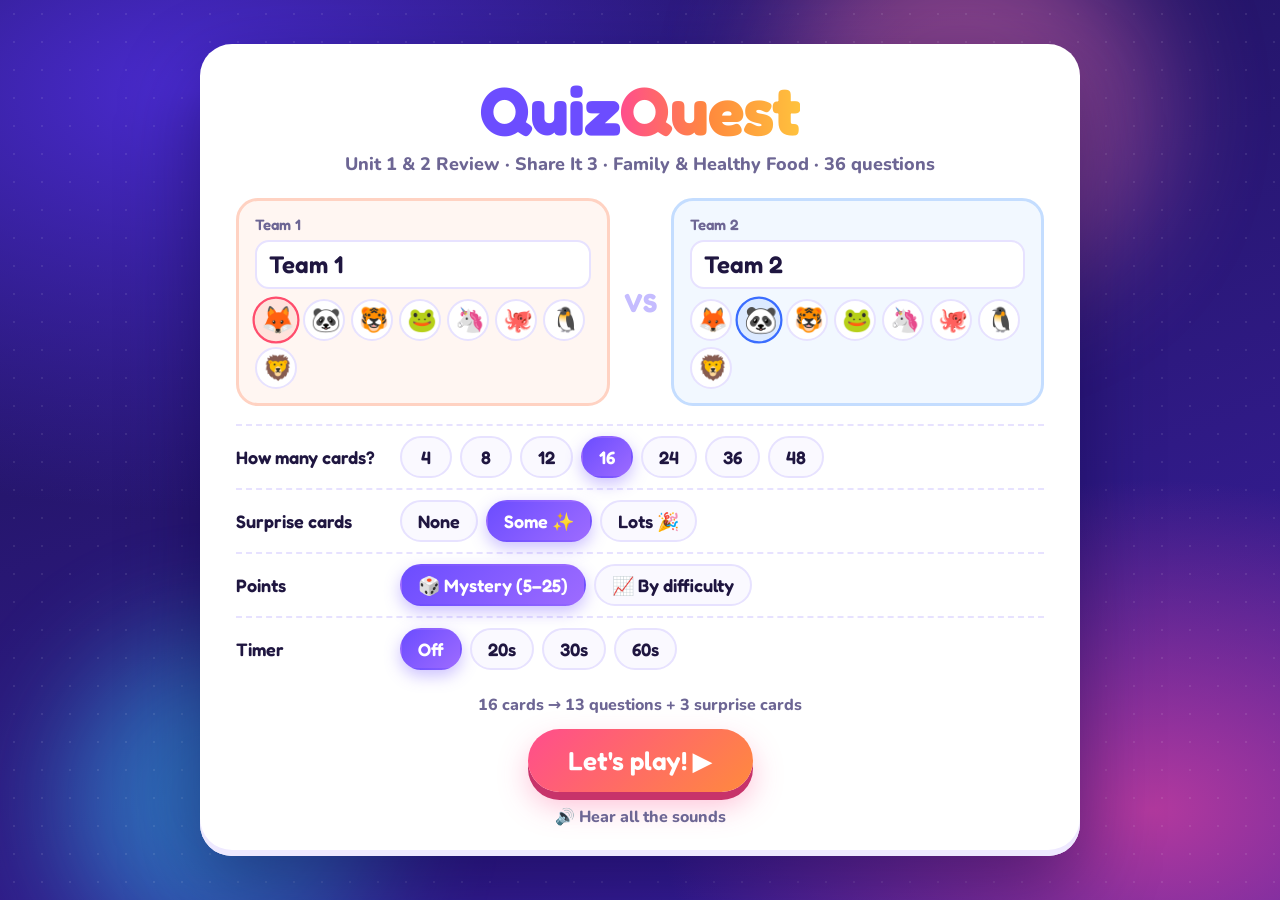
<file: index.html>
<!doctype html>
<html lang="en">
<head>
  <meta charset="utf-8">
  <meta name="viewport" content="width=device-width, initial-scale=1">
  <title>Quiz Quest</title>
  <link rel="preconnect" href="https://fonts.googleapis.com">
  <link rel="preconnect" href="https://fonts.gstatic.com" crossorigin>
  <link href="https://fonts.googleapis.com/css2?family=Fredoka:wght@500;600;700&family=Nunito:wght@600;700;800&display=swap" rel="stylesheet">
  <link rel="stylesheet" href="style.css">
</head>
<body>
  <div class="bg" aria-hidden="true">
    <span class="blob b1"></span><span class="blob b2"></span><span class="blob b3"></span>
  </div>

  <!-- ===== Setup ===== -->
  <section id="setup" class="screen active">
    <div class="setup-card">
      <div class="logo">Quiz<span>Quest</span></div>
      <p class="subtitle" id="quizSubtitle"></p>

      <div class="teams-setup">
        <div class="team-setup t0">
          <label for="name0">Team 1</label>
          <input id="name0" maxlength="16" autocomplete="off">
          <div class="avatars" data-team="0"></div>
        </div>
        <div class="vs">VS</div>
        <div class="team-setup t1">
          <label for="name1">Team 2</label>
          <input id="name1" maxlength="16" autocomplete="off">
          <div class="avatars" data-team="1"></div>
        </div>
      </div>

      <div class="opt-row"><h3>How many cards?</h3><div class="chips" id="sizeChips"></div></div>
      <div class="opt-row"><h3>Surprise cards</h3><div class="chips" id="spChips"></div></div>
      <div class="opt-row"><h3>Points</h3><div class="chips" id="ptChips"></div></div>
      <div class="opt-row"><h3>Timer</h3><div class="chips" id="timerChips"></div></div>

      <p class="summary" id="summary"></p>

      <div class="setup-actions">
        <button id="resumeBtn" class="btn ghost hidden"></button>
        <button id="startBtn" class="btn big primary">Let's play! ▶</button>
      </div>
      <a class="sound-link" href="sounds.html" target="_blank">🔊 Hear all the sounds</a>
    </div>
  </section>

  <!-- ===== Game ===== -->
  <section id="game" class="screen">
    <header class="topbar">
      <div class="team-panel t0" data-team="0"></div>
      <div class="center">
        <div class="turn" id="turnLabel"></div>
        <div class="tools">
          <button id="soundBtn" title="Sound on/off">🔊</button>
          <button id="fsBtn" title="Full screen">⛶</button>
          <button id="finishBtn" title="Finish game">🏁</button>
          <button id="menuBtn" title="Back to menu">🏠</button>
        </div>
      </div>
      <div class="team-panel t1" data-team="1"></div>
    </header>
    <main id="board" class="board"></main>
  </section>

  <div id="modal" class="modal hidden"><div class="modal-card" id="modalCard"></div></div>
  <canvas id="confetti" aria-hidden="true"></canvas>

  <script src="questions.js"></script>
  <script src="sounds.js"></script>
  <script src="game.js"></script>
</body>
</html>
</file>
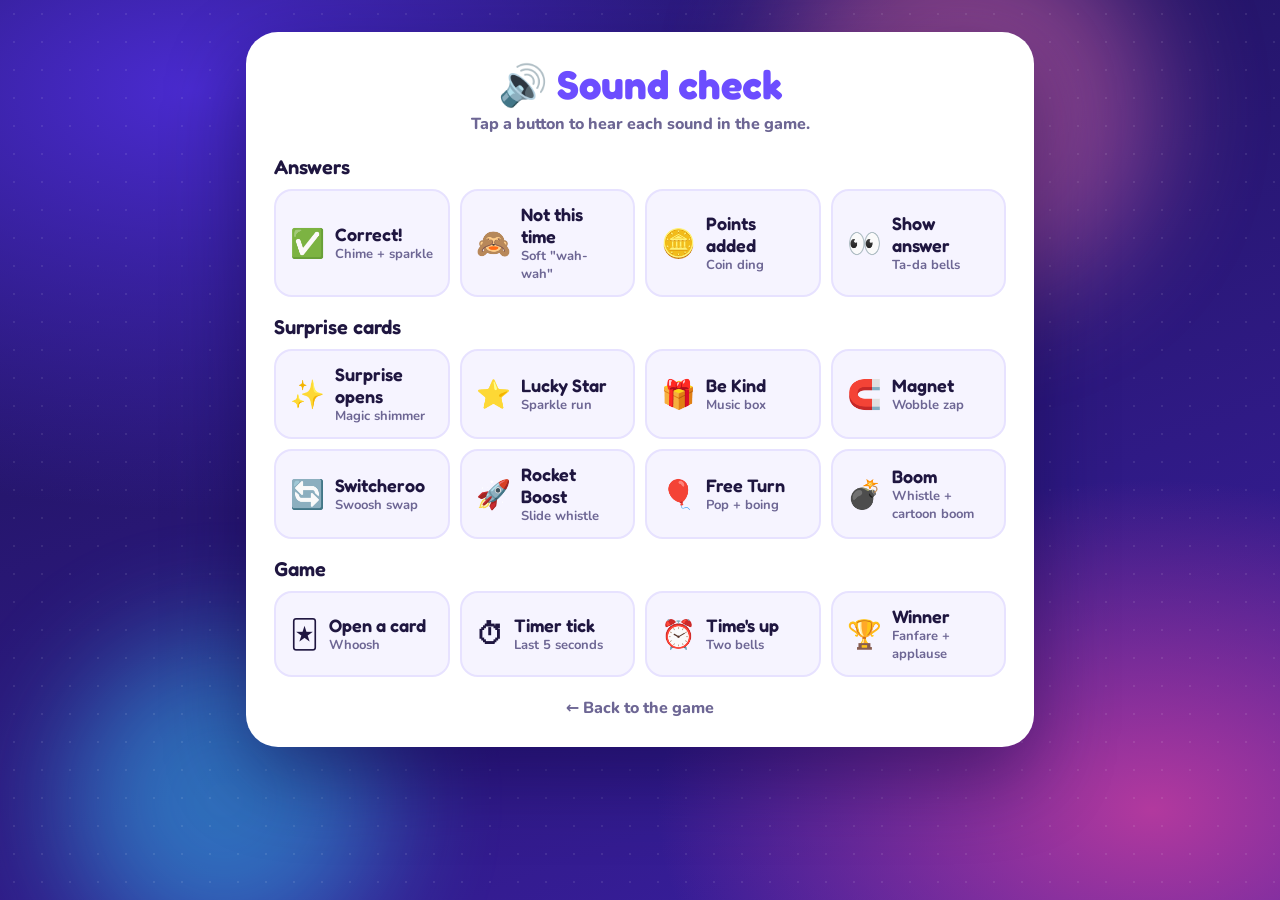
<file: sounds.html>
<!doctype html>
<html lang="en">
<head>
  <meta charset="utf-8">
  <meta name="viewport" content="width=device-width, initial-scale=1">
  <title>Quiz Quest Sounds</title>
  <link rel="preconnect" href="https://fonts.googleapis.com">
  <link rel="preconnect" href="https://fonts.gstatic.com" crossorigin>
  <link href="https://fonts.googleapis.com/css2?family=Fredoka:wght@500;600;700&family=Nunito:wght@600;700;800&display=swap" rel="stylesheet">
  <link rel="stylesheet" href="style.css">
  <style>
    body { overflow: auto; }
    .wrap { position: relative; width: min(820px, 100%); margin: 0 auto; padding: 32px 16px; }
    .panel { background: #fff; border-radius: 32px; padding: 28px; box-shadow: 0 30px 80px rgba(10, 0, 60, .45); }
    h1 { font-family: var(--display); font-weight: 700; color: var(--violet); margin: 0 0 4px; font-size: 40px; text-align: center; }
    p.lead { text-align: center; color: var(--muted); font-weight: 800; margin: 0 0 20px; }
    h2 { font-family: var(--display); font-weight: 600; font-size: 20px; margin: 18px 0 10px; }
    .grid { display: grid; grid-template-columns: repeat(auto-fill, minmax(170px, 1fr)); gap: 10px; }
    .snd {
      display: flex; align-items: center; gap: 10px; padding: 12px 14px; border-radius: 18px;
      background: #f6f4ff; border: 2px solid var(--line); font-family: var(--display); font-weight: 600; font-size: 18px; text-align: left;
      transition: transform .12s, background .12s;
    }
    .snd:hover { transform: translateY(-2px); background: #efeaff; }
    .snd span { font-size: 28px; }
    .snd small { display: block; font-family: var(--text); font-weight: 700; font-size: 13px; color: var(--muted); }
    .home-link { display: block; width: max-content; margin: 20px auto 0; font-weight: 800; color: var(--muted); text-decoration: none; }
  </style>
</head>
<body>
  <div class="bg" aria-hidden="true"><span class="blob b1"></span><span class="blob b2"></span><span class="blob b3"></span></div>
  <div class="wrap">
    <div class="panel">
      <h1>🔊 Sound check</h1>
      <p class="lead">Tap a button to hear each sound in the game.</p>
      <div id="groups"></div>
      <a class="home-link" href="index.html">← Back to the game</a>
    </div>
  </div>
  <script src="sounds.js"></script>
  <script>
    const sfx = createSounds(() => true);
    const GROUPS = [
      ['Answers', [
        ['✅', 'correct', 'Correct!', 'Chime + sparkle'],
        ['🙈', 'wrong', 'Not this time', 'Soft "wah-wah"'],
        ['🪙', 'coins', 'Points added', 'Coin ding'],
        ['👀', 'reveal', 'Show answer', 'Ta-da bells'],
      ]],
      ['Surprise cards', [
        ['✨', 'mystery', 'Surprise opens', 'Magic shimmer'],
        ['⭐', 'star', 'Lucky Star', 'Sparkle run'],
        ['🎁', 'gift', 'Be Kind', 'Music box'],
        ['🧲', 'magnet', 'Magnet', 'Wobble zap'],
        ['🔄', 'swap', 'Switcheroo', 'Swoosh swap'],
        ['🚀', 'rocket', 'Rocket Boost', 'Slide whistle'],
        ['🎈', 'again', 'Free Turn', 'Pop + boing'],
        ['💣', 'bomb', 'Boom', 'Whistle + cartoon boom'],
      ]],
      ['Game', [
        ['🃏', 'flip', 'Open a card', 'Whoosh'],
        ['⏱', 'tick', 'Timer tick', 'Last 5 seconds'],
        ['⏰', 'timeUp', "Time's up", 'Two bells'],
        ['🏆', 'win', 'Winner', 'Fanfare + applause'],
      ]],
    ];
    const root = document.getElementById('groups');
    GROUPS.forEach(([title, items]) => {
      const h = document.createElement('h2');
      h.textContent = title;
      const grid = document.createElement('div');
      grid.className = 'grid';
      items.forEach(([emoji, key, label, hint]) => {
        const b = document.createElement('button');
        b.className = 'snd';
        b.innerHTML = `<span>${emoji}</span><div>${label}<small>${hint}</small></div>`;
        b.addEventListener('click', sfx[key]);
        grid.appendChild(b);
      });
      root.append(h, grid);
    });
  </script>
</body>
</html>
</file>
<file: style.css>
:root {
  --bg1: #1a1150;
  --bg2: #3b1fa3;
  --ink: #1f1640;
  --muted: #6d6694;
  --line: #e7e2ff;
  --violet: #6c4dff;
  --violet2: #9d6bff;
  --t0a: #ff8a3d;
  --t0b: #ff4d6d;
  --t1a: #1fc8e3;
  --t1b: #3a6dff;
  --ok: #18c27a;
  --bad: #ff4d6d;
  --gold: #ffc23d;
  --display: "Fredoka", "Nunito", system-ui, sans-serif;
  --text: "Nunito", system-ui, sans-serif;
}

* { box-sizing: border-box; }
html, body { margin: 0; height: 100%; }
body {
  font-family: var(--text);
  color: var(--ink);
  background: radial-gradient(1200px 700px at 15% 10%, #4a2bd0 0%, transparent 60%),
              radial-gradient(900px 600px at 90% 90%, #b2399e 0%, transparent 55%),
              linear-gradient(160deg, var(--bg1), var(--bg2));
  overflow: hidden;
  -webkit-font-smoothing: antialiased;
}
button { font: inherit; color: inherit; cursor: pointer; border: 0; background: none; }
.hidden { display: none !important; }

/* ---------- Background ---------- */
.bg { position: fixed; inset: 0; pointer-events: none; overflow: hidden; }
.bg::after {
  content: ""; position: absolute; inset: 0;
  background-image: radial-gradient(rgba(255,255,255,.09) 1.5px, transparent 1.5px);
  background-size: 28px 28px;
}
.blob { position: absolute; border-radius: 50%; filter: blur(60px); opacity: .45; animation: drift 18s ease-in-out infinite alternate; }
.b1 { width: 380px; height: 380px; background: #ff7ab6; top: -80px; right: 10%; }
.b2 { width: 320px; height: 320px; background: #31d6ff; bottom: -60px; left: 5%; animation-delay: -6s; }
.b3 { width: 260px; height: 260px; background: #ffc23d; top: 40%; left: 45%; opacity: .25; animation-delay: -12s; }
@keyframes drift { to { transform: translate(40px, -30px) scale(1.12); } }

/* ---------- Screens ---------- */
.screen { position: absolute; inset: 0; display: none; }
.screen.active { display: flex; }

/* ---------- Setup ---------- */
#setup { align-items: center; justify-content: center; overflow-y: auto; padding: 24px 16px; }
.setup-card {
  width: min(880px, 100%); margin: auto;
  background: #fff; border-radius: 32px; padding: 32px 36px 28px;
  box-shadow: 0 30px 80px rgba(10, 0, 60, .45), inset 0 -6px 0 #eee9ff;
  animation: pop .5s cubic-bezier(.2, 1.4, .4, 1);
}
.logo {
  font-family: var(--display); font-weight: 700; font-size: clamp(44px, 7vw, 68px);
  text-align: center; line-height: 1; letter-spacing: -1px; color: var(--violet);
}
.logo span {
  background: linear-gradient(90deg, #ff4d8d, #ff8a3d, #ffc23d);
  -webkit-background-clip: text; background-clip: text; color: transparent;
}
.subtitle { text-align: center; color: var(--muted); font-weight: 800; margin: 8px 0 22px; font-size: 18px; }

.teams-setup { display: grid; grid-template-columns: 1fr auto 1fr; gap: 14px; align-items: center; margin-bottom: 18px; }
.vs { font-family: var(--display); font-weight: 700; font-size: 26px; color: #c5bcff; }
.team-setup { border-radius: 22px; padding: 14px 16px; border: 3px solid; }
.team-setup.t0 { border-color: #ffd2c2; background: #fff6f2; }
.team-setup.t1 { border-color: #c4ddff; background: #f2f8ff; }
.team-setup label { display: block; font-family: var(--display); font-weight: 600; font-size: 15px; color: var(--muted); margin-bottom: 6px; }
.team-setup input {
  width: 100%; font-family: var(--display); font-weight: 600; font-size: 24px; color: var(--ink);
  border: 2px solid var(--line); border-radius: 14px; padding: 8px 12px; outline: none; background: #fff;
}
.team-setup input:focus { border-color: var(--violet); }
.avatars { display: flex; flex-wrap: wrap; gap: 6px; margin-top: 10px; }
.avatars button {
  width: 42px; height: 42px; border-radius: 50%; font-size: 24px; background: #fff;
  border: 2px solid var(--line); transition: transform .15s;
}
.avatars button:hover { transform: scale(1.12); }
.t0 .avatars button.sel { border-color: var(--t0b); background: #ffe3dc; transform: scale(1.12); }
.t1 .avatars button.sel { border-color: var(--t1b); background: #dceaff; transform: scale(1.12); }

.opt-row { display: flex; align-items: center; gap: 14px; padding: 10px 0; border-top: 2px dashed var(--line); flex-wrap: wrap; }
.opt-row h3 { margin: 0; width: 150px; font-family: var(--display); font-weight: 600; font-size: 18px; }
.chips { display: flex; flex-wrap: wrap; gap: 8px; flex: 1; }
.chip {
  font-family: var(--display); font-weight: 600; font-size: 18px; padding: 8px 16px; min-width: 52px;
  border-radius: 999px; border: 2px solid var(--line); background: #faf9ff; color: var(--ink);
  transition: transform .12s, background .12s;
}
.chip:hover { transform: translateY(-2px); }
.chip.sel { background: linear-gradient(135deg, var(--violet), var(--violet2)); color: #fff; border-color: transparent; box-shadow: 0 6px 16px rgba(108, 77, 255, .35); }
.summary { text-align: center; font-weight: 800; color: var(--muted); margin: 14px 0 4px; min-height: 1.4em; }
.setup-actions { display: flex; justify-content: center; gap: 12px; margin-top: 12px; flex-wrap: wrap; }

/* ---------- Buttons ---------- */
.btn {
  font-family: var(--display); font-weight: 600; font-size: 20px; padding: 12px 24px; border-radius: 999px;
  transition: transform .12s, box-shadow .12s, filter .12s;
}
.btn:hover { transform: translateY(-2px); filter: brightness(1.05); }
.btn:active { transform: translateY(1px); }
.btn.big { font-size: 26px; padding: 16px 40px; }
.btn.primary { color: #fff; background: linear-gradient(135deg, #ff4d8d, #ff8a3d); box-shadow: 0 8px 0 #c7336a, 0 14px 30px rgba(255, 77, 141, .35); }
.btn.primary:active { box-shadow: 0 3px 0 #c7336a; }
.btn.ghost { background: #f1eeff; color: var(--violet); }

/* ---------- Game layout ---------- */
#game { flex-direction: column; }
.topbar {
  display: grid; grid-template-columns: 1fr auto 1fr; gap: 16px; align-items: center;
  padding: 16px 22px 6px;
}
.team-panel {
  position: relative; display: flex; align-items: center; gap: 14px;
  padding: 10px 18px; border-radius: 24px; color: #fff; cursor: pointer;
  background: rgba(255, 255, 255, .1); border: 2px solid rgba(255, 255, 255, .14);
  opacity: .62; transition: all .3s;
}
.team-panel.t1 { flex-direction: row-reverse; text-align: right; }
.team-panel.active { opacity: 1; transform: scale(1.03); border-color: transparent; }
.team-panel.t0.active { background: linear-gradient(135deg, var(--t0a), var(--t0b)); box-shadow: 0 10px 30px rgba(255, 77, 109, .45); }
.team-panel.t1.active { background: linear-gradient(135deg, var(--t1a), var(--t1b)); box-shadow: 0 10px 30px rgba(58, 109, 255, .45); }
.avatar {
  width: 64px; height: 64px; flex: none; border-radius: 50%; display: grid; place-items: center;
  font-size: 38px; background: rgba(255, 255, 255, .92); box-shadow: inset 0 -4px 0 rgba(0, 0, 0, .08);
}
.team-panel.active .avatar { animation: bob 1.6s ease-in-out infinite; }
@keyframes bob { 50% { transform: translateY(-5px) rotate(-6deg); } }
.tinfo { min-width: 0; }
.tname { font-family: var(--display); font-weight: 600; font-size: 22px; white-space: nowrap; overflow: hidden; text-overflow: ellipsis; }
.tscore { font-family: var(--display); font-weight: 700; font-size: 46px; line-height: 1; }
.adj { display: flex; flex-direction: column; gap: 4px; margin-left: auto; opacity: 0; transition: opacity .2s; }
.team-panel.t1 .adj { margin-left: 0; margin-right: auto; }
.team-panel:hover .adj { opacity: 1; }
.adj button { background: rgba(255, 255, 255, .25); border-radius: 10px; padding: 2px 10px; font-weight: 800; font-size: 14px; color: #fff; }
.adj button:hover { background: rgba(255, 255, 255, .4); }
.rocket {
  position: absolute; top: -10px; padding: 2px 10px; border-radius: 999px; font-family: var(--display); font-weight: 700;
  font-size: 15px; background: var(--gold); color: #5a3a00; box-shadow: 0 4px 10px rgba(0, 0, 0, .2);
}
.t0 .rocket { right: 14px; }
.t1 .rocket { left: 14px; }
.float {
  position: absolute; top: 4px; font-family: var(--display); font-weight: 700; font-size: 40px; pointer-events: none;
  text-shadow: 0 3px 0 rgba(0, 0, 0, .2); animation: floatUp 1.4s ease-out forwards; z-index: 5;
}
.t0 .float { right: 30%; }
.t1 .float { left: 30%; }
.float.plus { color: #b6ffd9; }
.float.minus { color: #ffd0d8; }
@keyframes floatUp { 0% { transform: translateY(10px) scale(.6); opacity: 0; } 20% { opacity: 1; transform: translateY(0) scale(1.15); } 100% { transform: translateY(-50px) scale(1); opacity: 0; } }

.center { display: flex; flex-direction: column; align-items: center; gap: 8px; }
.turn {
  font-family: var(--display); font-weight: 600; font-size: 20px; color: #fff; white-space: nowrap;
  padding: 6px 18px; border-radius: 999px; background: rgba(255, 255, 255, .14);
}
.tools { display: flex; gap: 6px; }
.tools button {
  width: 42px; height: 42px; border-radius: 14px; font-size: 19px; color: #fff;
  background: rgba(255, 255, 255, .12); transition: background .15s, transform .15s;
}
.tools button:hover { background: rgba(255, 255, 255, .25); transform: translateY(-2px); }

/* ---------- Board ---------- */
.board {
  flex: 1; min-height: 0; display: grid; justify-content: center; align-content: center;
  padding: 14px 22px 22px;
}
.card {
  position: relative; perspective: 1000px; padding: 0;
  animation: cardIn .5s cubic-bezier(.2, 1.4, .4, 1) backwards; animation-delay: calc(var(--i) * 25ms);
  transition: transform .18s;
}
.card:not(.opened):hover { transform: translateY(-5px) rotate(-1.2deg); }
.card:not(.opened):active { transform: translateY(1px) scale(.98); }
.card.opened { cursor: default; }
@keyframes cardIn { from { opacity: 0; transform: translateY(20px) scale(.8); } }
.inner { position: absolute; inset: 0; transform-style: preserve-3d; transition: transform .7s cubic-bezier(.3, 1.3, .5, 1); }
.card.opened .inner { transform: rotateY(180deg); }
.face {
  position: absolute; inset: 0; border-radius: clamp(14px, calc(var(--tile-h) * .16), 26px);
  backface-visibility: hidden; -webkit-backface-visibility: hidden;
  display: grid; place-items: center; overflow: hidden;
}
.front {
  background: linear-gradient(145deg, var(--c1), var(--c2));
  box-shadow: inset 0 -7px 0 rgba(0, 0, 0, .14), inset 0 3px 0 rgba(255, 255, 255, .35), 0 10px 22px rgba(10, 0, 50, .35);
}
.front::before {
  content: ""; position: absolute; inset: 0;
  background: linear-gradient(115deg, rgba(255, 255, 255, .28) 0 22%, transparent 22% 60%, rgba(255, 255, 255, .1) 60% 70%, transparent 70%);
}
.front::after {
  content: "✦"; position: absolute; top: 8%; right: 9%; color: rgba(255, 255, 255, .55);
  font-size: calc(var(--tile-h) * .16);
}
.num {
  position: relative; font-family: var(--display); font-weight: 700; color: #fff;
  font-size: calc(var(--tile-h) * .5); text-shadow: 0 4px 0 rgba(0, 0, 0, .16);
}
.back {
  transform: rotateY(180deg); background: rgba(255, 255, 255, .1); border: 2px dashed rgba(255, 255, 255, .25);
  color: #fff; gap: 2px; align-content: center;
}
.back.t0 { background: linear-gradient(145deg, rgba(255, 138, 61, .35), rgba(255, 77, 109, .35)); }
.back.t1 { background: linear-gradient(145deg, rgba(31, 200, 227, .35), rgba(58, 109, 255, .35)); }
.back .big { font-size: calc(var(--tile-h) * .34); line-height: 1; }
.back .small { font-family: var(--display); font-weight: 700; font-size: calc(var(--tile-h) * .17); opacity: .95; }

/* ---------- Modal ---------- */
.modal {
  position: fixed; inset: 0; z-index: 20; display: flex; align-items: center; justify-content: center; padding: 18px;
  background: rgba(16, 6, 50, .62); backdrop-filter: blur(6px); -webkit-backdrop-filter: blur(6px);
  animation: fade .2s;
}
@keyframes fade { from { opacity: 0; } }
.modal-card {
  position: relative; width: min(1120px, 100%); max-height: calc(100dvh - 36px); overflow-y: auto;
  background: #fff; border-radius: 30px; padding: 22px 28px 24px;
  box-shadow: 0 30px 90px rgba(0, 0, 0, .45);
  animation: pop .45s cubic-bezier(.2, 1.4, .4, 1);
}
@keyframes pop { from { transform: scale(.7) rotate(-2deg); opacity: 0; } }
.m-head { display: flex; align-items: center; gap: 10px; flex-wrap: wrap; }
.pill { font-family: var(--display); font-weight: 600; font-size: 18px; padding: 5px 14px; border-radius: 999px; }
.m-num { background: var(--ink); color: #fff; }
.m-topic { background: #efeaff; color: var(--violet); }
.m-pts { background: #fff3d1; color: #8a5a00; }
.m-pts b { color: #e0521b; }
.m-close {
  margin-left: auto; width: 42px; height: 42px; border-radius: 50%; background: #f2f0fa; font-size: 20px; color: var(--muted);
}
.m-close:hover { background: #e7e3f7; }
.m-turn { margin: 12px 0 0; font-weight: 800; font-size: 18px; color: var(--muted); }
.m-turn b { font-family: var(--display); font-weight: 600; }
.modal-card.t0 .m-turn b { color: var(--t0b); }
.modal-card.t1 .m-turn b { color: var(--t1b); }
.modal-card.t0 { border-top: 10px solid var(--t0a); }
.modal-card.t1 { border-top: 10px solid var(--t1a); }

.timer { position: relative; height: 14px; border-radius: 999px; background: #efedf7; margin-top: 12px; overflow: hidden; }
.timer-fill { position: absolute; inset: 0; transform-origin: left; background: linear-gradient(90deg, var(--ok), var(--gold)); transition: transform 1s linear; }
.timer.low .timer-fill { background: linear-gradient(90deg, var(--bad), #ff8a3d); }
.timer-text { font-family: var(--display); font-weight: 700; font-size: 18px; color: var(--muted); margin-top: 4px; text-align: right; }
.timer-text.up { color: var(--bad); }

.m-body { display: grid; gap: 26px; margin-top: 16px; align-items: center; }
.m-body.has-img { grid-template-columns: minmax(0, 42%) 1fr; }
.m-img { border-radius: 24px; background: #f7f5ff; padding: 10px; display: grid; place-items: center; }
.m-img img { display: block; max-width: 100%; max-height: 46vh; object-fit: contain; border-radius: 16px; }
.m-q { font-family: var(--display); font-weight: 600; font-size: clamp(26px, 3.4vw, 46px); line-height: 1.15; }
.m-cue {
  display: inline-block; margin-top: 12px; font-family: var(--display); font-weight: 600; font-size: clamp(20px, 2.2vw, 28px);
  background: #fff3d1; color: #8a5a00; padding: 4px 18px; border-radius: 999px;
}

.opts { display: grid; grid-template-columns: 1fr 1fr; gap: 14px; margin-top: 20px; }
.opt {
  position: relative; display: flex; align-items: center; gap: 14px; text-align: left;
  padding: 16px 18px; border-radius: 20px; color: #fff; min-height: 76px;
  font-family: var(--display); font-weight: 600; font-size: clamp(20px, 2.3vw, 32px);
  box-shadow: inset 0 -6px 0 rgba(0, 0, 0, .15); transition: transform .15s, opacity .3s, filter .3s, box-shadow .2s;
}
.opt:hover { transform: translateY(-2px); }
.opt .letter {
  flex: none; width: 1.6em; height: 1.6em; border-radius: 12px; display: grid; place-items: center;
  background: rgba(255, 255, 255, .28); font-size: .8em;
}
.opt.o0 { background: linear-gradient(135deg, #ff6a88, #ff4d6d); }
.opt.o1 { background: linear-gradient(135deg, #4f9bff, #3a6dff); }
.opt.o2 { background: linear-gradient(135deg, #ffc23d, #ff9f1c); }
.opt.o3 { background: linear-gradient(135deg, #2fd598, #12b07a); }
.opt.picked { box-shadow: inset 0 -6px 0 rgba(0, 0, 0, .15), 0 0 0 5px #fff, 0 0 0 9px var(--ink); transform: scale(1.03); }
.revealed .opt:not(.correct) { opacity: .3; filter: grayscale(.6); }
.revealed .opt.correct { box-shadow: inset 0 -6px 0 rgba(0, 0, 0, .15), 0 0 0 5px #fff, 0 0 0 10px var(--ok); animation: glow 1s ease-in-out infinite alternate; }
.opt.correct::after { content: "✓"; margin-left: auto; font-size: 1.1em; display: none; }
.revealed .opt.correct::after { display: block; }
.revealed .opt.picked:not(.correct)::after { content: "✗"; margin-left: auto; font-size: 1.1em; }
@keyframes glow { to { transform: scale(1.04); } }

.m-write {
  margin-top: 20px; border: 3px dashed #cfc6ff; border-radius: 22px; padding: 22px; min-height: 104px;
  display: flex; flex-direction: column; align-items: flex-start; justify-content: center; gap: 4px;
}
.m-write .ph { font-family: var(--display); font-weight: 600; font-size: clamp(20px, 2.2vw, 28px); color: #a49bd1; }
.m-write .ans { display: none; font-family: var(--display); font-weight: 700; font-size: clamp(28px, 3.4vw, 46px); color: #0f8f57; }
.m-write small { display: none; font-weight: 800; font-size: 18px; color: var(--muted); }
.revealed .m-write { border-style: solid; border-color: var(--ok); background: #eafbf3; animation: pop .4s; }
.revealed .m-write .ph { display: none; }
.revealed .m-write .ans, .revealed .m-write small { display: block; }

.m-actions { display: flex; flex-wrap: wrap; gap: 12px; justify-content: center; margin-top: 24px; }
.btn.reveal { background: linear-gradient(135deg, var(--violet), var(--violet2)); color: #fff; box-shadow: 0 6px 0 #4b30c9; }
.btn.wrong { background: #ffe5ea; color: #d6304f; box-shadow: 0 6px 0 #f5bcc7; }
.btn.right { background: linear-gradient(135deg, #2fd598, #12b07a); color: #fff; box-shadow: 0 6px 0 #0b8a5e; }
.m-actions.post { display: none; align-items: center; }
.revealed .m-actions.pre { display: none; }
.revealed .m-actions.post { display: flex; animation: pop .4s cubic-bezier(.2, 1.4, .4, 1); }
.result {
  font-family: var(--display); font-weight: 600; font-size: clamp(20px, 2.2vw, 28px);
  padding: 10px 22px; border-radius: 999px; background: #f2f0fa; color: var(--violet);
}
.result.ok { background: #eafbf3; color: #0f8f57; }
.result.no { background: #ffe5ea; color: #d6304f; }
.btn.next { background: linear-gradient(135deg, var(--violet), var(--violet2)); color: #fff; box-shadow: 0 6px 0 #4b30c9; }
.sound-link { display: block; width: max-content; margin: 14px auto 0; font-weight: 800; color: var(--muted); text-decoration: none; }
.sound-link:hover { color: var(--violet); }
.keys { text-align: center; margin-top: 12px; font-size: 13px; font-weight: 700; color: #b0aacb; }
.keys kbd { font-family: inherit; background: #f2f0fa; border-radius: 6px; padding: 1px 6px; }

/* ---------- Surprise card ---------- */
.modal-card.special {
  width: min(680px, 100%); text-align: center; color: #fff; padding: 36px 30px 32px;
  background: linear-gradient(150deg, var(--s1), var(--s2)); border-top: 0;
}
.sp-label { font-family: var(--display); font-weight: 600; letter-spacing: 2px; text-transform: uppercase; opacity: .85; }
.sp-emoji { font-size: clamp(110px, 18vw, 170px); line-height: 1.1; margin: 10px 0; animation: spin-in .9s cubic-bezier(.2, 1.5, .4, 1); filter: drop-shadow(0 12px 18px rgba(0, 0, 0, .25)); }
@keyframes spin-in { from { transform: scale(0) rotate(-200deg); } }
.special.shake .sp-emoji { animation: spin-in .9s cubic-bezier(.2, 1.5, .4, 1), shake .5s .9s 2; }
@keyframes shake { 25% { transform: translateX(-12px) rotate(-8deg); } 75% { transform: translateX(12px) rotate(8deg); } }
.sp-title { font-family: var(--display); font-weight: 700; font-size: clamp(38px, 6vw, 60px); line-height: 1; text-shadow: 0 4px 0 rgba(0, 0, 0, .15); }
.sp-text { font-size: clamp(22px, 2.8vw, 30px); font-weight: 800; margin: 14px 0 26px; }
.sp-text b { font-family: var(--display); font-weight: 700; }
.btn.light { background: #fff; color: var(--ink); box-shadow: 0 6px 0 rgba(0, 0, 0, .18); }

/* ---------- Winner ---------- */
.modal-card.winner { width: min(760px, 100%); text-align: center; padding: 36px 30px 30px; border-top: 0; }
.trophy { font-size: 120px; line-height: 1; animation: spin-in 1s cubic-bezier(.2, 1.5, .4, 1); }
.win-title { font-family: var(--display); font-weight: 700; font-size: clamp(36px, 6vw, 58px); margin: 8px 0 20px; line-height: 1.05; }
.win-title small { display: block; font-size: 22px; font-weight: 600; color: var(--muted); margin-bottom: 6px; }
.win-title.t0 { color: var(--t0b); }
.win-title.t1 { color: var(--t1b); }
.final { display: flex; justify-content: center; gap: 18px; flex-wrap: wrap; margin-bottom: 26px; }
.final div { min-width: 200px; border-radius: 24px; padding: 14px 20px; color: #fff; font-family: var(--display); font-weight: 600; font-size: 22px; }
.final .t0 { background: linear-gradient(135deg, var(--t0a), var(--t0b)); }
.final .t1 { background: linear-gradient(135deg, var(--t1a), var(--t1b)); }
.final b { display: block; font-size: 56px; line-height: 1.1; }

#confetti { position: fixed; inset: 0; width: 100%; height: 100%; pointer-events: none; z-index: 30; }

/* ---------- Small screens ---------- */
@media (max-width: 760px) {
  body { overflow: auto; }
  .setup-card { padding: 24px 18px; }
  .teams-setup { grid-template-columns: 1fr; }
  .vs { text-align: center; }
  .opt-row h3 { width: 100%; }
  .topbar { grid-template-columns: 1fr 1fr; padding: 10px 12px 4px; gap: 8px; }
  .center { grid-column: 1 / -1; grid-row: 2; flex-direction: row; justify-content: space-between; }
  .team-panel { padding: 8px 10px; gap: 8px; }
  .avatar { width: 44px; height: 44px; font-size: 26px; }
  .tname { font-size: 16px; }
  .tscore { font-size: 30px; }
  .board { padding: 10px 12px 14px; }
  .modal-card { padding: 18px 16px 20px; }
  .m-body.has-img { grid-template-columns: 1fr; }
  .opts { grid-template-columns: 1fr; }
  .adj, .keys { display: none; }
}
</file>
